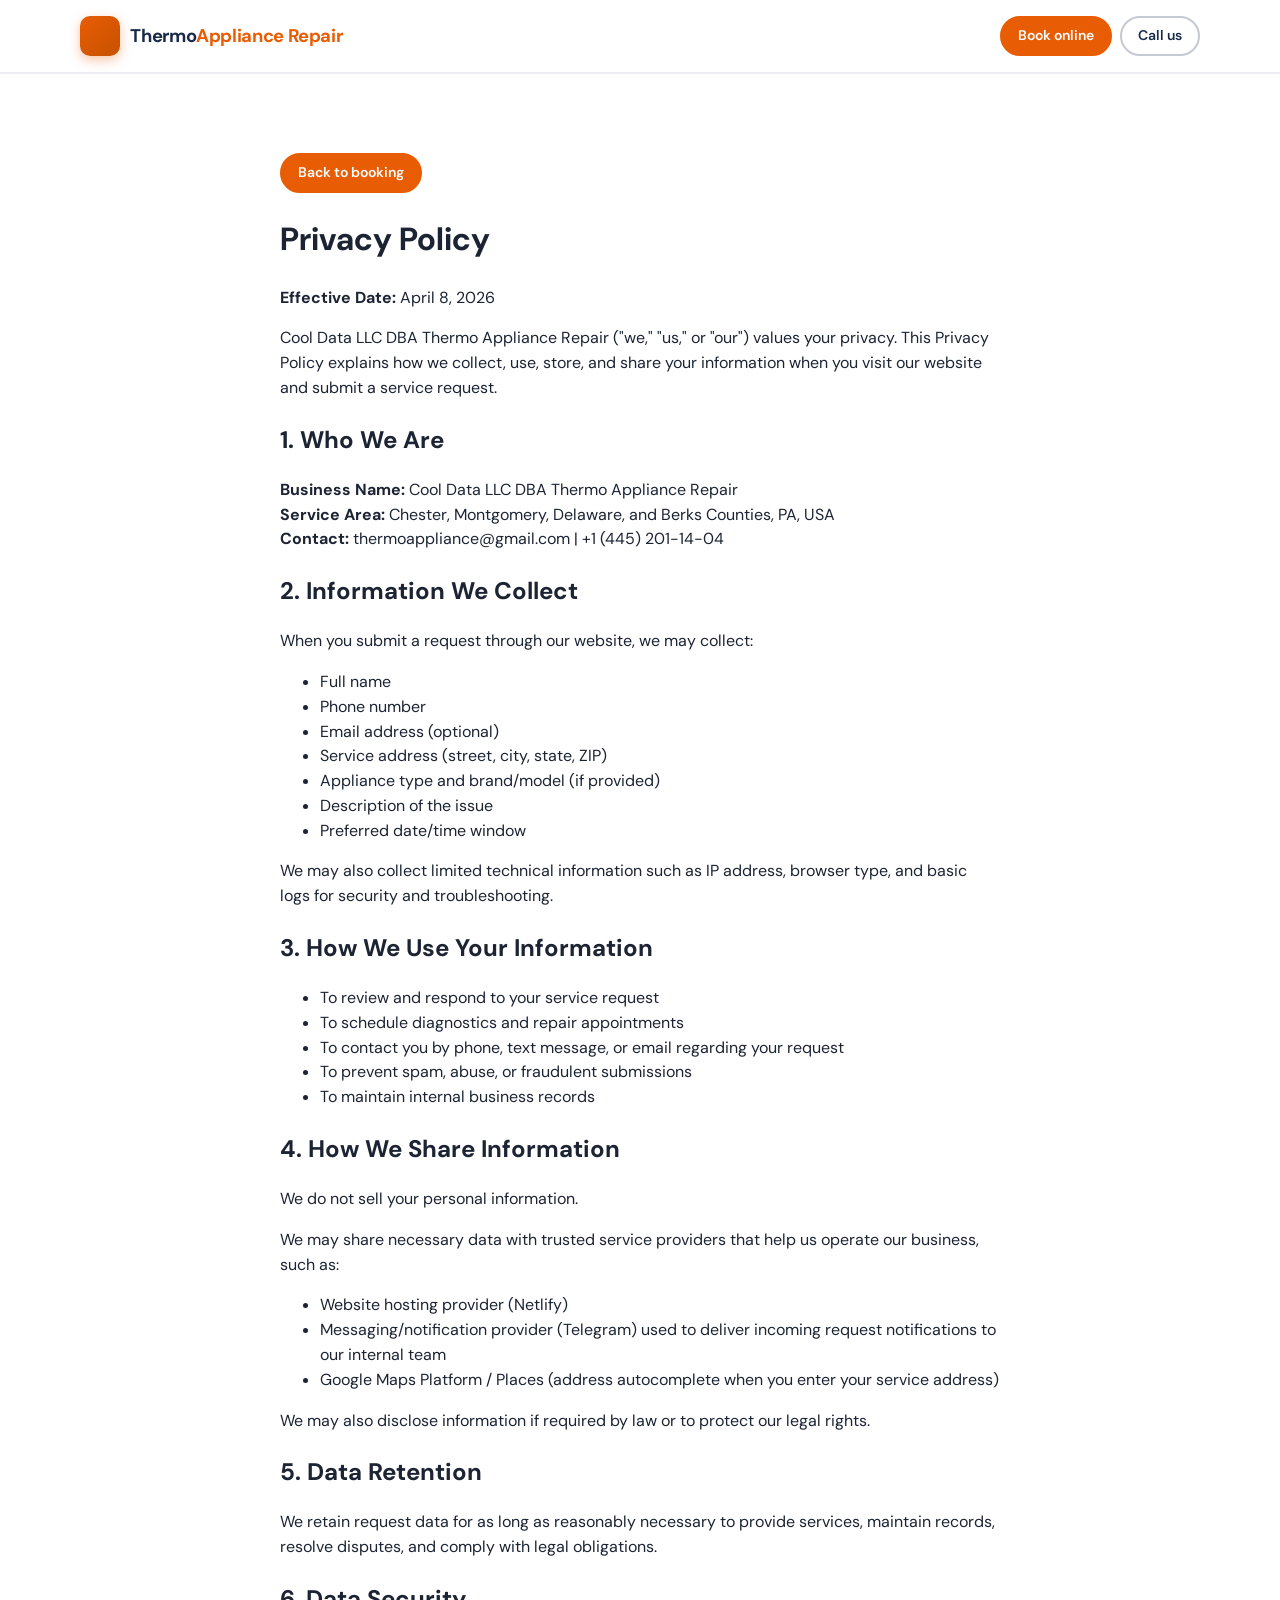
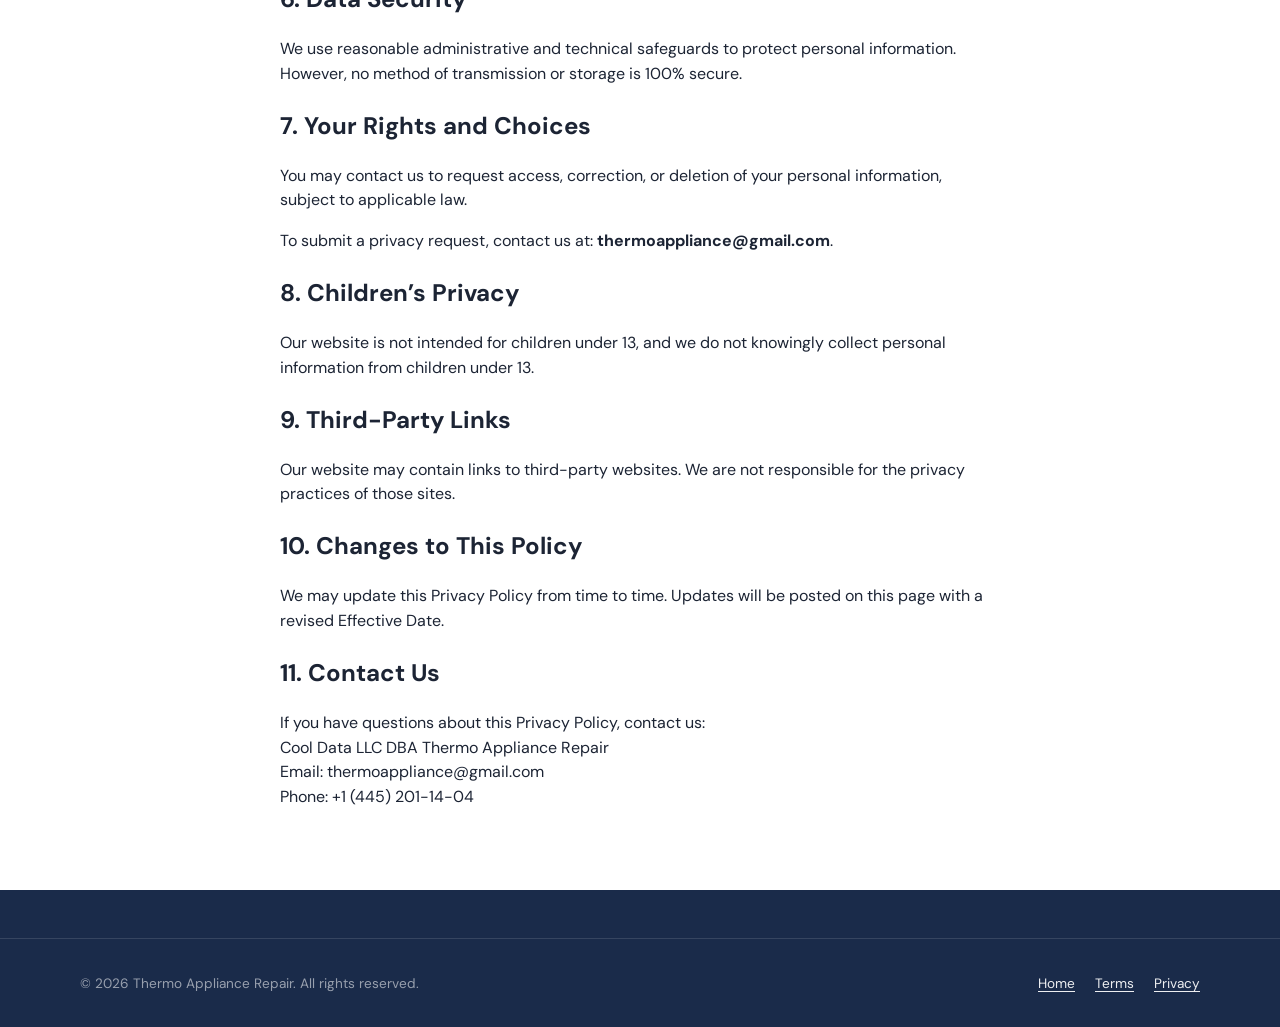
<file: privacy.html>
<!DOCTYPE html>
<html lang="en">
<head>
  <meta charset="UTF-8" />
  <meta name="viewport" content="width=device-width, initial-scale=1.0, interactive-widget=resizes-content" />
  <title>Privacy Policy | Thermo Appliance Repair</title>
  <meta name="description" content="Privacy Policy for Cool Data LLC DBA Thermo Appliance Repair." />
  <link rel="preconnect" href="https://fonts.googleapis.com" />
  <link rel="preconnect" href="https://fonts.gstatic.com" crossorigin />
  <link href="https://fonts.googleapis.com/css2?family=DM+Sans:ital,opsz,wght@0,9..40,400;0,9..40,500;0,9..40,600;0,9..40,700;1,9..40,400&display=swap" rel="stylesheet" />
  <link rel="stylesheet" href="assets/css/styles.css" />
  <link rel="icon" href="/favicon.svg" type="image/svg+xml" />
</head>
<body>
  <header class="site-header">
    <div class="header-bar">
      <div class="container header-bar__inner">
        <a href="/" class="logo" aria-label="Thermo Appliance Repair — Home">
          <span class="logo__mark" aria-hidden="true"></span>
          <span class="logo__text">Thermo<span>Appliance Repair</span></span>
        </a>
        <div class="header-actions">
          <a href="/#book" class="btn btn--primary btn--sm">Book online</a>
          <a href="tel:+14452011404" class="btn btn--outline btn--sm header-call">Call us</a>
        </div>
      </div>
    </div>
  </header>

  <main class="section">
    <div class="container container--narrow">
      <p><a href="/#book" class="btn btn--primary btn--sm">Back to booking</a></p>
      <h1>Privacy Policy</h1>
      <p><strong>Effective Date:</strong> April 8, 2026</p>

      <p>Cool Data LLC DBA Thermo Appliance Repair ("we," "us," or "our") values your privacy. This Privacy Policy explains how we collect, use, store, and share your information when you visit our website and submit a service request.</p>

      <h2>1. Who We Are</h2>
      <p><strong>Business Name:</strong> Cool Data LLC DBA Thermo Appliance Repair<br />
      <strong>Service Area:</strong> Chester, Montgomery, Delaware, and Berks Counties, PA, USA<br />
      <strong>Contact:</strong> thermoappliance@gmail.com | +1 (445) 201-14-04</p>

      <h2>2. Information We Collect</h2>
      <p>When you submit a request through our website, we may collect:</p>
      <ul>
        <li>Full name</li>
        <li>Phone number</li>
        <li>Email address (optional)</li>
        <li>Service address (street, city, state, ZIP)</li>
        <li>Appliance type and brand/model (if provided)</li>
        <li>Description of the issue</li>
        <li>Preferred date/time window</li>
      </ul>
      <p>We may also collect limited technical information such as IP address, browser type, and basic logs for security and troubleshooting.</p>

      <h2>3. How We Use Your Information</h2>
      <ul>
        <li>To review and respond to your service request</li>
        <li>To schedule diagnostics and repair appointments</li>
        <li>To contact you by phone, text message, or email regarding your request</li>
        <li>To prevent spam, abuse, or fraudulent submissions</li>
        <li>To maintain internal business records</li>
      </ul>

      <h2>4. How We Share Information</h2>
      <p>We do not sell your personal information.</p>
      <p>We may share necessary data with trusted service providers that help us operate our business, such as:</p>
      <ul>
        <li>Website hosting provider (Netlify)</li>
        <li>Messaging/notification provider (Telegram) used to deliver incoming request notifications to our internal team</li>
        <li>Google Maps Platform / Places (address autocomplete when you enter your service address)</li>
      </ul>
      <p>We may also disclose information if required by law or to protect our legal rights.</p>

      <h2>5. Data Retention</h2>
      <p>We retain request data for as long as reasonably necessary to provide services, maintain records, resolve disputes, and comply with legal obligations.</p>

      <h2>6. Data Security</h2>
      <p>We use reasonable administrative and technical safeguards to protect personal information. However, no method of transmission or storage is 100% secure.</p>

      <h2>7. Your Rights and Choices</h2>
      <p>You may contact us to request access, correction, or deletion of your personal information, subject to applicable law.</p>
      <p>To submit a privacy request, contact us at: <strong>thermoappliance@gmail.com</strong>.</p>

      <h2>8. Children’s Privacy</h2>
      <p>Our website is not intended for children under 13, and we do not knowingly collect personal information from children under 13.</p>

      <h2>9. Third-Party Links</h2>
      <p>Our website may contain links to third-party websites. We are not responsible for the privacy practices of those sites.</p>

      <h2>10. Changes to This Policy</h2>
      <p>We may update this Privacy Policy from time to time. Updates will be posted on this page with a revised Effective Date.</p>

      <h2>11. Contact Us</h2>
      <p>If you have questions about this Privacy Policy, contact us:<br />
      Cool Data LLC DBA Thermo Appliance Repair<br />
      Email: thermoappliance@gmail.com<br />
      Phone: +1 (445) 201-14-04</p>
    </div>
  </main>

  <footer class="site-footer" id="footer">
    <div class="footer__legal">
      <div class="container footer__legal-inner">
        <p>&copy; <span id="year"></span> Thermo Appliance Repair. All rights reserved.</p>
        <ul class="footer__legal-links">
          <li><a href="/">Home</a></li>
          <li><a href="terms.html">Terms</a></li>
          <li><a href="privacy.html">Privacy</a></li>
        </ul>
      </div>
    </div>
  </footer>

  <script src="assets/js/main.js"></script>
</body>
</html>
</file>
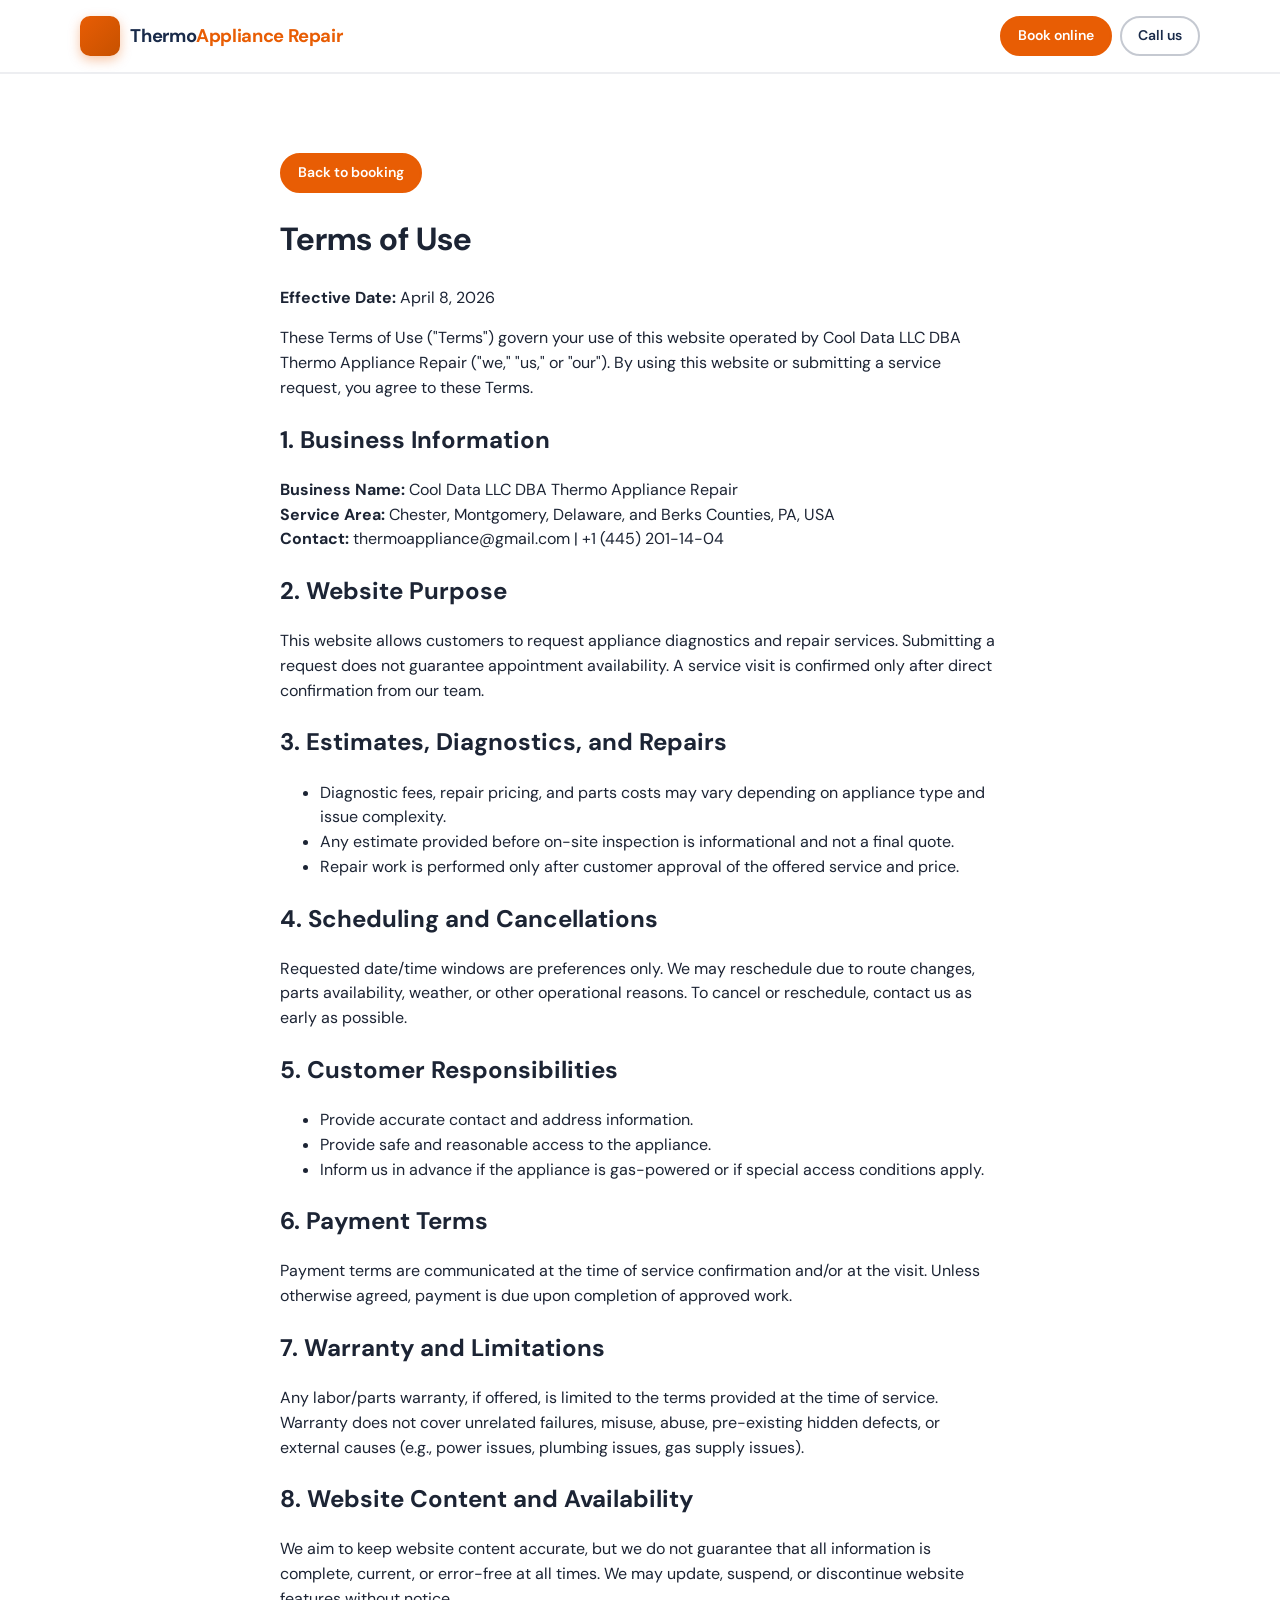
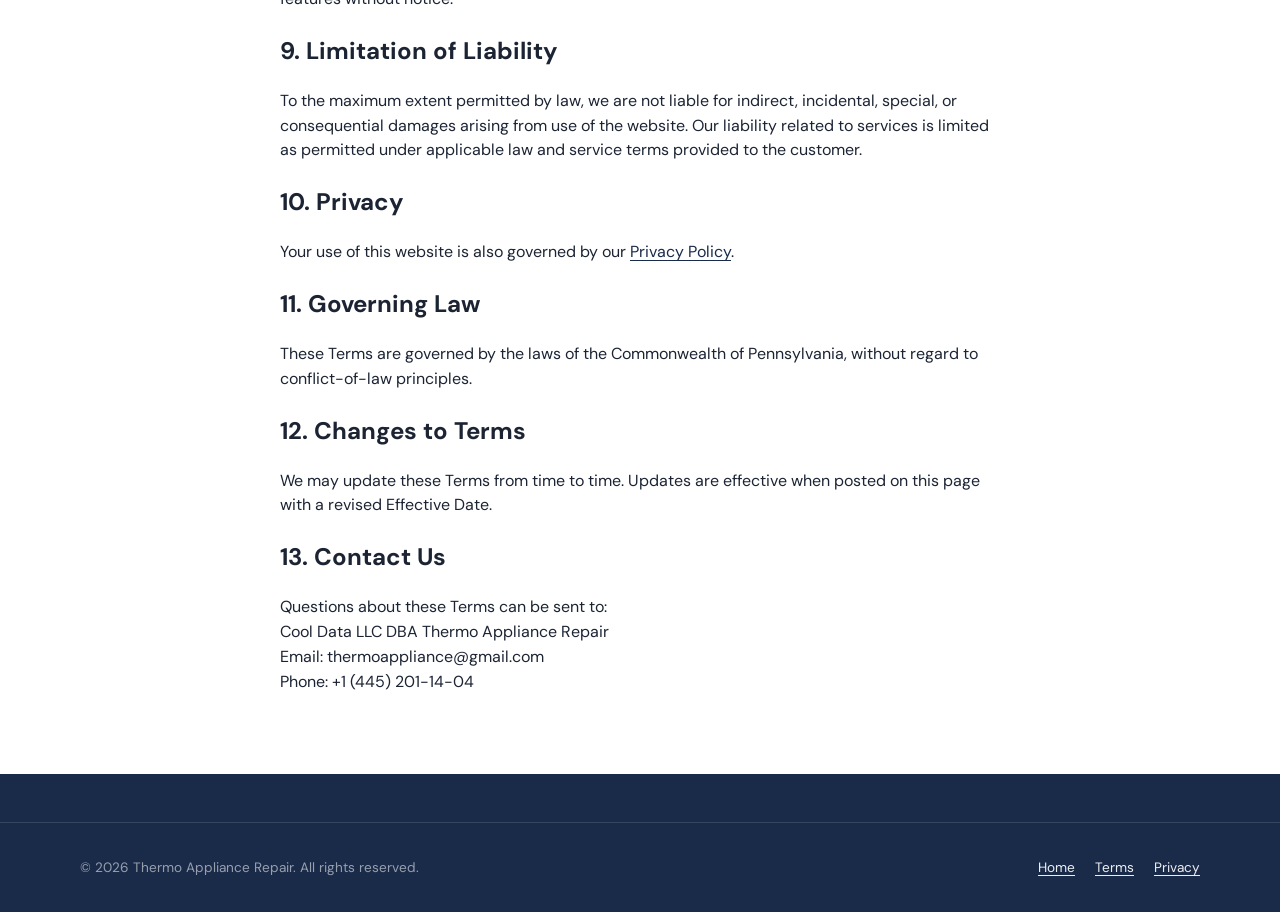
<file: terms.html>
<!DOCTYPE html>
<html lang="en">
<head>
  <meta charset="UTF-8" />
  <meta name="viewport" content="width=device-width, initial-scale=1.0, interactive-widget=resizes-content" />
  <title>Terms of Use | Thermo Appliance Repair</title>
  <meta name="description" content="Terms of Use for Cool Data LLC DBA Thermo Appliance Repair." />
  <link rel="preconnect" href="https://fonts.googleapis.com" />
  <link rel="preconnect" href="https://fonts.gstatic.com" crossorigin />
  <link href="https://fonts.googleapis.com/css2?family=DM+Sans:ital,opsz,wght@0,9..40,400;0,9..40,500;0,9..40,600;0,9..40,700;1,9..40,400&display=swap" rel="stylesheet" />
  <link rel="stylesheet" href="assets/css/styles.css" />
  <link rel="icon" href="/favicon.svg" type="image/svg+xml" />
</head>
<body>
  <header class="site-header">
    <div class="header-bar">
      <div class="container header-bar__inner">
        <a href="/" class="logo" aria-label="Thermo Appliance Repair — Home">
          <span class="logo__mark" aria-hidden="true"></span>
          <span class="logo__text">Thermo<span>Appliance Repair</span></span>
        </a>
        <div class="header-actions">
          <a href="/#book" class="btn btn--primary btn--sm">Book online</a>
          <a href="tel:+14452011404" class="btn btn--outline btn--sm header-call">Call us</a>
        </div>
      </div>
    </div>
  </header>

  <main class="section">
    <div class="container container--narrow">
      <p><a href="/#book" class="btn btn--primary btn--sm">Back to booking</a></p>
      <h1>Terms of Use</h1>
      <p><strong>Effective Date:</strong> April 8, 2026</p>

      <p>These Terms of Use ("Terms") govern your use of this website operated by Cool Data LLC DBA Thermo Appliance Repair ("we," "us," or "our"). By using this website or submitting a service request, you agree to these Terms.</p>

      <h2>1. Business Information</h2>
      <p><strong>Business Name:</strong> Cool Data LLC DBA Thermo Appliance Repair<br />
      <strong>Service Area:</strong> Chester, Montgomery, Delaware, and Berks Counties, PA, USA<br />
      <strong>Contact:</strong> thermoappliance@gmail.com | +1 (445) 201-14-04</p>

      <h2>2. Website Purpose</h2>
      <p>This website allows customers to request appliance diagnostics and repair services. Submitting a request does not guarantee appointment availability. A service visit is confirmed only after direct confirmation from our team.</p>

      <h2>3. Estimates, Diagnostics, and Repairs</h2>
      <ul>
        <li>Diagnostic fees, repair pricing, and parts costs may vary depending on appliance type and issue complexity.</li>
        <li>Any estimate provided before on-site inspection is informational and not a final quote.</li>
        <li>Repair work is performed only after customer approval of the offered service and price.</li>
      </ul>

      <h2>4. Scheduling and Cancellations</h2>
      <p>Requested date/time windows are preferences only. We may reschedule due to route changes, parts availability, weather, or other operational reasons. To cancel or reschedule, contact us as early as possible.</p>

      <h2>5. Customer Responsibilities</h2>
      <ul>
        <li>Provide accurate contact and address information.</li>
        <li>Provide safe and reasonable access to the appliance.</li>
        <li>Inform us in advance if the appliance is gas-powered or if special access conditions apply.</li>
      </ul>

      <h2>6. Payment Terms</h2>
      <p>Payment terms are communicated at the time of service confirmation and/or at the visit. Unless otherwise agreed, payment is due upon completion of approved work.</p>

      <h2>7. Warranty and Limitations</h2>
      <p>Any labor/parts warranty, if offered, is limited to the terms provided at the time of service. Warranty does not cover unrelated failures, misuse, abuse, pre-existing hidden defects, or external causes (e.g., power issues, plumbing issues, gas supply issues).</p>

      <h2>8. Website Content and Availability</h2>
      <p>We aim to keep website content accurate, but we do not guarantee that all information is complete, current, or error-free at all times. We may update, suspend, or discontinue website features without notice.</p>

      <h2>9. Limitation of Liability</h2>
      <p>To the maximum extent permitted by law, we are not liable for indirect, incidental, special, or consequential damages arising from use of the website. Our liability related to services is limited as permitted under applicable law and service terms provided to the customer.</p>

      <h2>10. Privacy</h2>
      <p>Your use of this website is also governed by our <a href="privacy.html">Privacy Policy</a>.</p>

      <h2>11. Governing Law</h2>
      <p>These Terms are governed by the laws of the Commonwealth of Pennsylvania, without regard to conflict-of-law principles.</p>

      <h2>12. Changes to Terms</h2>
      <p>We may update these Terms from time to time. Updates are effective when posted on this page with a revised Effective Date.</p>

      <h2>13. Contact Us</h2>
      <p>Questions about these Terms can be sent to:<br />
      Cool Data LLC DBA Thermo Appliance Repair<br />
      Email: thermoappliance@gmail.com<br />
      Phone: +1 (445) 201-14-04</p>
    </div>
  </main>

  <footer class="site-footer" id="footer">
    <div class="footer__legal">
      <div class="container footer__legal-inner">
        <p>&copy; <span id="year"></span> Thermo Appliance Repair. All rights reserved.</p>
        <ul class="footer__legal-links">
          <li><a href="/">Home</a></li>
          <li><a href="terms.html">Terms</a></li>
          <li><a href="privacy.html">Privacy</a></li>
        </ul>
      </div>
    </div>
  </footer>

  <script src="assets/js/main.js"></script>
</body>
</html>
</file>
<file: assets/css/styles.css>
/* Thermo Appliance Repair — layout inspired by common franchise repair sites; original styling */

:root {
  --color-orange: #e85d04;
  --color-orange-dark: #c75100;
  --color-navy: #1a2b4a;
  --color-navy-light: #2d3f5e;
  --color-bg: #f4f6f9;
  --color-white: #ffffff;
  --color-text: #1c2434;
  --color-muted: #5c6578;
  --font: "DM Sans", system-ui, -apple-system, Segoe UI, Roboto, sans-serif;
  --radius: 10px;
  --radius-lg: 16px;
  --shadow: 0 12px 40px rgba(26, 43, 74, 0.12);
  --header-h: 72px;
}

*,
*::before,
*::after {
  box-sizing: border-box;
}

html {
  scroll-behavior: smooth;
}

/* Smooth scroll fights mobile browsers + virtual keyboard; dropdowns can pin to the wrong viewport */
@media (max-width: 900px) {
  html {
    scroll-behavior: auto;
  }
}

body {
  margin: 0;
  font-family: var(--font);
  font-size: 1rem;
  line-height: 1.55;
  color: var(--color-text);
  background: var(--color-white);
}

img {
  max-width: 100%;
  height: auto;
  display: block;
}

a {
  color: var(--color-navy);
  text-decoration-thickness: 1px;
  text-underline-offset: 3px;
}

a:hover {
  color: var(--color-orange);
}

.skip-link {
  position: absolute;
  left: -9999px;
  top: 0;
  z-index: 10000;
  padding: 0.75rem 1rem;
  background: var(--color-navy);
  color: var(--color-white);
}

.skip-link:focus {
  left: 0;
}

.visually-hidden {
  position: absolute;
  width: 1px;
  height: 1px;
  padding: 0;
  margin: -1px;
  overflow: hidden;
  clip: rect(0, 0, 0, 0);
  white-space: nowrap;
  border: 0;
}

.container {
  width: min(1120px, 100% - 2rem);
  margin-inline: auto;
}

.container--narrow {
  width: min(720px, 100% - 2rem);
}

/* Header */
.site-header {
  position: sticky;
  top: 0;
  z-index: 100;
  background: var(--color-white);
  box-shadow: 0 1px 0 rgba(26, 43, 74, 0.08);
}

.header-bar {
  border-bottom: 1px solid rgba(26, 43, 74, 0.08);
}

.header-bar__inner {
  display: flex;
  align-items: center;
  justify-content: space-between;
  min-height: var(--header-h);
  gap: 1rem;
}

.logo {
  display: inline-flex;
  align-items: center;
  gap: 0.65rem;
  text-decoration: none;
  color: var(--color-navy);
  font-weight: 700;
  font-size: 1.15rem;
  letter-spacing: -0.02em;
}

.logo:hover {
  color: var(--color-navy);
}

.logo__mark {
  width: 40px;
  height: 40px;
  border-radius: 10px;
  background: linear-gradient(135deg, var(--color-orange) 0%, var(--color-orange-dark) 100%);
  box-shadow: 0 4px 12px rgba(232, 93, 4, 0.35);
}

.logo__text span {
  color: var(--color-orange);
}

.header-actions {
  display: flex;
  align-items: center;
  gap: 0.5rem;
}

.nav-toggle {
  display: none;
  flex-direction: column;
  justify-content: center;
  gap: 6px;
  width: 44px;
  height: 44px;
  padding: 0;
  border: none;
  background: transparent;
  cursor: pointer;
}

.nav-toggle span {
  display: block;
  height: 3px;
  width: 22px;
  background: var(--color-navy);
  border-radius: 2px;
}

.site-nav {
  background: var(--color-navy);
}

.nav-list {
  list-style: none;
  margin: 0;
  padding: 0;
  display: flex;
  flex-wrap: wrap;
  align-items: stretch;
  gap: 0;
}

.nav-list__item {
  position: relative;
}

.nav-link {
  display: block;
  padding: 0.9rem 1.25rem;
  color: rgba(255, 255, 255, 0.92);
  text-decoration: none;
  font-weight: 500;
  font-size: 0.95rem;
  border: none;
  background: none;
  cursor: pointer;
  font-family: inherit;
}

.nav-link:hover,
.nav-link:focus-visible {
  color: var(--color-white);
  background: rgba(255, 255, 255, 0.08);
}

.nav-link--button {
  width: 100%;
  text-align: left;
}

.mega {
  position: absolute;
  left: 0;
  top: 100%;
  min-width: 280px;
  background: var(--color-white);
  box-shadow: var(--shadow);
  border-radius: 0 0 var(--radius) var(--radius);
  padding: 1rem;
  z-index: 50;
}

.mega__grid {
  display: grid;
  gap: 0.35rem;
}

.mega__grid a {
  display: block;
  padding: 0.5rem 0.65rem;
  border-radius: 6px;
  color: var(--color-text);
  text-decoration: none;
  font-size: 0.9rem;
}

.mega__grid a:hover {
  background: var(--color-bg);
  color: var(--color-orange-dark);
}

/* Buttons */
.btn {
  display: inline-flex;
  align-items: center;
  justify-content: center;
  gap: 0.5rem;
  padding: 0.65rem 1.25rem;
  font-family: inherit;
  font-weight: 600;
  font-size: 0.95rem;
  border-radius: 999px;
  border: 2px solid transparent;
  cursor: pointer;
  text-decoration: none;
  transition: background 0.15s, color 0.15s, border-color 0.15s, transform 0.1s;
}

.btn:active {
  transform: scale(0.98);
}

.btn--sm {
  padding: 0.45rem 1rem;
  font-size: 0.875rem;
}

.btn--lg {
  padding: 0.85rem 1.5rem;
  font-size: 1rem;
}

.btn--primary {
  background: var(--color-orange);
  color: var(--color-white);
  border-color: var(--color-orange);
}

.btn--primary:hover {
  background: var(--color-orange-dark);
  border-color: var(--color-orange-dark);
  color: var(--color-white);
}

.btn--outline {
  background: transparent;
  color: var(--color-navy);
  border-color: rgba(26, 43, 74, 0.25);
}

.btn--outline:hover {
  border-color: var(--color-navy);
  color: var(--color-navy);
}

.btn--ghost {
  background: rgba(255, 255, 255, 0.15);
  color: var(--color-white);
  border-color: rgba(255, 255, 255, 0.35);
}

.btn--ghost:hover {
  background: rgba(255, 255, 255, 0.25);
  color: var(--color-white);
}

.btn--block {
  width: 100%;
}

/* Hero */
.hero {
  background: linear-gradient(145deg, var(--color-navy) 0%, var(--color-navy-light) 55%, #243a5c 100%);
  color: var(--color-white);
  padding: 3rem 0 4rem;
  overflow: hidden;
}

.hero__grid {
  display: block;
}

.eyebrow {
  text-transform: uppercase;
  letter-spacing: 0.12em;
  font-size: 0.75rem;
  font-weight: 600;
  color: rgba(255, 255, 255, 0.65);
  margin: 0 0 0.75rem;
}

.hero h1 {
  margin: 0 0 1rem;
  font-size: clamp(2rem, 4vw, 2.75rem);
  line-height: 1.15;
  letter-spacing: -0.03em;
}

.lead {
  font-size: 1.1rem;
  color: rgba(255, 255, 255, 0.88);
  margin: 0 0 1.75rem;
  max-width: 36ch;
}

.hero__ctas {
  display: flex;
  flex-wrap: wrap;
  gap: 0.75rem;
  margin-bottom: 1rem;
}

.hero__note {
  font-size: 0.875rem;
  color: rgba(255, 255, 255, 0.55);
  margin: 0;
}

/* Sections */
.section {
  padding: 4rem 0;
}

.section--alt {
  background: var(--color-bg);
}

.section--cta {
  background: var(--color-navy);
  color: var(--color-white);
  padding: 3rem 0;
}

.section--cta h2 {
  color: var(--color-white);
}

.section--cta p {
  color: rgba(255, 255, 255, 0.8);
}

.section--book {
  padding-bottom: 5rem;
}

.section-head {
  text-align: center;
  max-width: 560px;
  margin: 0 auto 2.5rem;
}

.section-head h2 {
  margin: 0 0 0.5rem;
  font-size: clamp(1.5rem, 3vw, 2rem);
  letter-spacing: -0.02em;
}

.section-head p {
  margin: 0;
  color: var(--color-muted);
}

/* Services */
.service-grid {
  display: grid;
  grid-template-columns: repeat(3, 1fr);
  gap: 1.25rem;
}

@media (max-width: 900px) {
  .service-grid {
    grid-template-columns: repeat(2, 1fr);
  }
}

@media (max-width: 520px) {
  .service-grid {
    grid-template-columns: 1fr;
  }
}

.service-card {
  padding: 1.5rem;
  border-radius: var(--radius-lg);
  background: var(--color-white);
  border: 1px solid rgba(26, 43, 74, 0.08);
  transition: box-shadow 0.2s, border-color 0.2s;
}

.service-card:hover {
  box-shadow: var(--shadow);
  border-color: rgba(232, 93, 4, 0.35);
}

.service-card__icon {
  color: var(--color-orange);
  margin-bottom: 0.75rem;
}

.service-card h3 {
  margin: 0 0 0.35rem;
  font-size: 1.05rem;
}

.service-card p {
  margin: 0 0 0.75rem;
  font-size: 0.9rem;
  color: var(--color-muted);
}

.text-link {
  font-weight: 600;
  font-size: 0.9rem;
  color: var(--color-orange-dark);
  text-decoration: none;
}

.text-link:hover {
  text-decoration: underline;
}

/* ZIP CTA */
.cta-locator {
  display: grid;
  grid-template-columns: 1fr auto;
  gap: 1.5rem;
  align-items: end;
}

@media (max-width: 700px) {
  .cta-locator {
    grid-template-columns: 1fr;
  }
}

.cta-locator h2 {
  margin: 0 0 0.35rem;
}

.cta-locator > div > p {
  margin: 0;
}

.zip-form {
  display: flex;
  flex-wrap: wrap;
  gap: 0.5rem;
  align-items: center;
}

.zip-form__input {
  padding: 0.65rem 1rem;
  border-radius: 999px;
  border: 2px solid rgba(255, 255, 255, 0.25);
  background: rgba(255, 255, 255, 0.1);
  color: var(--color-white);
  font-family: inherit;
  font-size: 1rem;
  min-width: 140px;
}

.zip-form__input::placeholder {
  color: rgba(255, 255, 255, 0.45);
}

.zip-form__input:focus {
  outline: 2px solid var(--color-orange);
  outline-offset: 2px;
  border-color: transparent;
}

.zip-form__msg {
  grid-column: 1 / -1;
  margin: 0.5rem 0 0;
  font-size: 0.9rem;
  color: rgba(255, 255, 255, 0.85);
  min-height: 1.25em;
}

/* Booking form */
.book-grid {
  display: grid;
  grid-template-columns: 1fr 1.1fr;
  gap: 2.5rem;
  align-items: start;
}

@media (max-width: 900px) {
  .book-grid {
    grid-template-columns: 1fr;
  }
}

.book-grid h2 {
  margin: 0 0 0.5rem;
}

.book-grid > div > p {
  color: var(--color-muted);
  margin: 0 0 1rem;
}

.check-list {
  margin: 0;
  padding-left: 1.2rem;
  color: var(--color-text);
}

.check-list li {
  margin-bottom: 0.35rem;
}

.book-form {
  background: var(--color-bg);
  padding: 1.75rem;
  border-radius: var(--radius-lg);
  border: 1px solid rgba(26, 43, 74, 0.08);
}

.form-row {
  margin-bottom: 1rem;
}

.form-row label {
  display: block;
  font-weight: 600;
  font-size: 0.875rem;
  margin-bottom: 0.35rem;
}

.book-form__label-block {
  display: block;
  margin: 0;
  cursor: default;
}

.book-form__label-text {
  display: block;
  font-weight: 600;
  font-size: 0.875rem;
  margin-bottom: 0.35rem;
}

.bf-address-slot {
  min-height: 2.75rem;
  position: relative;
  z-index: 40;
  overflow-anchor: none;
}

.bf-address-slot gmp-place-autocomplete {
  display: block;
  width: 100%;
  /* Widget defaults to color-scheme light+dark → dark OS theme = black field */
  color-scheme: light;
  background-color: var(--color-white);
  color: var(--color-text);
  border: 1px solid rgba(26, 43, 74, 0.2);
  border-radius: 8px;
  font-family: inherit;
  font-size: 1rem;
}

.bf-address-slot gmp-place-autocomplete:focus-within {
  outline: 2px solid var(--color-orange);
  outline-offset: 1px;
  border-color: transparent;
}

/* Prediction panel: keep above modals and limit height on small screens (shadow ::part) */
.bf-address-slot gmp-place-autocomplete::part(prediction-list) {
  z-index: 10060;
  max-height: min(50dvh, 280px);
  overflow-y: auto;
}

.req {
  color: var(--color-orange);
}

.book-form input,
.book-form select,
.book-form textarea {
  width: 100%;
  padding: 0.6rem 0.75rem;
  border-radius: 8px;
  border: 1px solid rgba(26, 43, 74, 0.2);
  font-family: inherit;
  font-size: 1rem;
}

.book-form input:focus,
.book-form select:focus,
.book-form textarea:focus {
  outline: 2px solid var(--color-orange);
  outline-offset: 1px;
  border-color: transparent;
}

.form-row--half {
  display: grid;
  grid-template-columns: 1fr 1fr;
  gap: 1rem;
}

.form-row--third {
  display: grid;
  grid-template-columns: 1.4fr 0.5fr 0.8fr;
  gap: 0.75rem;
}

@media (max-width: 600px) {
  .form-row--half,
  .form-row--third {
    grid-template-columns: 1fr;
  }
}

.checkbox {
  display: flex;
  gap: 0.5rem;
  align-items: flex-start;
  font-weight: 400;
  cursor: pointer;
}

.checkbox input {
  width: auto;
  margin-top: 0.25rem;
}

.form-note {
  margin: 1rem 0 0;
  font-size: 0.9rem;
  color: var(--color-muted);
}


.form-note[data-state="success"] {
  color: #1b6e3c;
}

.form-note[data-state="error"] {
  color: #b42318;
}

.form-hint {
  margin: 0.35rem 0 0;
  font-size: 0.8rem;
  color: var(--color-muted);
  max-width: 42ch;
}

.form-hint.is-error {
  color: #b42318;
}

/* Google Places Autocomplete dropdown above modals */
.pac-container {
  z-index: 10050 !important;
}

/* Footer */
.site-footer {
  background: var(--color-navy);
  color: rgba(255, 255, 255, 0.85);
  padding-top: 3rem;
}

.site-footer a {
  color: rgba(255, 255, 255, 0.92);
}

.site-footer a:hover {
  color: var(--color-white);
}

.logo--footer {
  color: var(--color-white);
}

.logo--footer:hover {
  color: var(--color-white);
}

.footer__grid {
  display: grid;
  grid-template-columns: 1.2fr 1fr 1fr;
  gap: 2rem;
  padding-bottom: 2rem;
}

@media (max-width: 700px) {
  .footer__grid {
    grid-template-columns: 1fr;
  }
}

.footer__tag {
  margin: 0.75rem 0 0;
  font-size: 0.9rem;
  color: rgba(255, 255, 255, 0.65);
  max-width: 280px;
}

.footer__title {
  font-size: 0.8rem;
  text-transform: uppercase;
  letter-spacing: 0.08em;
  color: rgba(255, 255, 255, 0.5);
  margin: 0 0 0.75rem;
}

.footer__links {
  list-style: none;
  margin: 0;
  padding: 0;
}

.footer__links li {
  margin-bottom: 0.4rem;
}

.footer__legal {
  border-top: 1px solid rgba(255, 255, 255, 0.12);
  padding: 1.25rem 0;
}

.footer__legal-inner {
  display: flex;
  flex-wrap: wrap;
  align-items: center;
  justify-content: space-between;
  gap: 1rem;
  font-size: 0.85rem;
  color: rgba(255, 255, 255, 0.55);
}

.footer__legal-links {
  list-style: none;
  margin: 0;
  padding: 0;
  display: flex;
  gap: 1.25rem;
}

/* Modal */
.modal {
  position: fixed;
  inset: 0;
  z-index: 2000;
  display: grid;
  place-items: center;
  padding: 1rem;
}

.modal[hidden] {
  display: none;
}

.modal__backdrop {
  position: absolute;
  inset: 0;
  background: rgba(10, 15, 25, 0.55);
}

.modal__panel {
  position: relative;
  background: var(--color-white);
  padding: 2rem;
  border-radius: var(--radius-lg);
  max-width: 420px;
  width: 100%;
  box-shadow: var(--shadow);
}

.modal__service-area {
  margin: 0 0 1.25rem;
  padding-left: 1.25rem;
  max-height: min(50vh, 320px);
  overflow-y: auto;
  font-size: 0.9rem;
  line-height: 1.45;
}

.modal__service-area li {
  margin-bottom: 0.25rem;
}

.modal__panel h2 {
  margin-top: 0;
}

.modal__close {
  position: absolute;
  top: 0.75rem;
  right: 0.75rem;
  border: none;
  background: none;
  font-size: 1.5rem;
  line-height: 1;
  cursor: pointer;
  color: var(--color-muted);
}

/* Mobile nav */
@media (max-width: 900px) {
  .nav-toggle {
    display: flex;
  }

  .header-call {
    display: none;
  }

  .site-nav {
    display: none;
    border-top: 1px solid rgba(255, 255, 255, 0.1);
  }

  .site-nav.is-open {
    display: block;
  }

  .nav-list {
    flex-direction: column;
  }

  .mega {
    position: static;
    box-shadow: none;
    border-radius: 0;
    background: rgba(0, 0, 0, 0.2);
    margin: 0 -1rem;
    padding: 0.5rem 1rem 1rem;
  }

  .mega__grid a {
    color: rgba(255, 255, 255, 0.9);
  }

  .mega__grid a:hover {
    background: rgba(255, 255, 255, 0.08);
    color: var(--color-white);
  }
}

/* Desktop: mega hidden by default; show on hover/focus-within */
@media (min-width: 901px) {
  .mega[hidden] {
    display: none;
  }

  .nav-list__item--has-sub:hover .mega,
  .nav-list__item--has-sub:focus-within .mega {
    display: block !important;
  }
}
</file>
